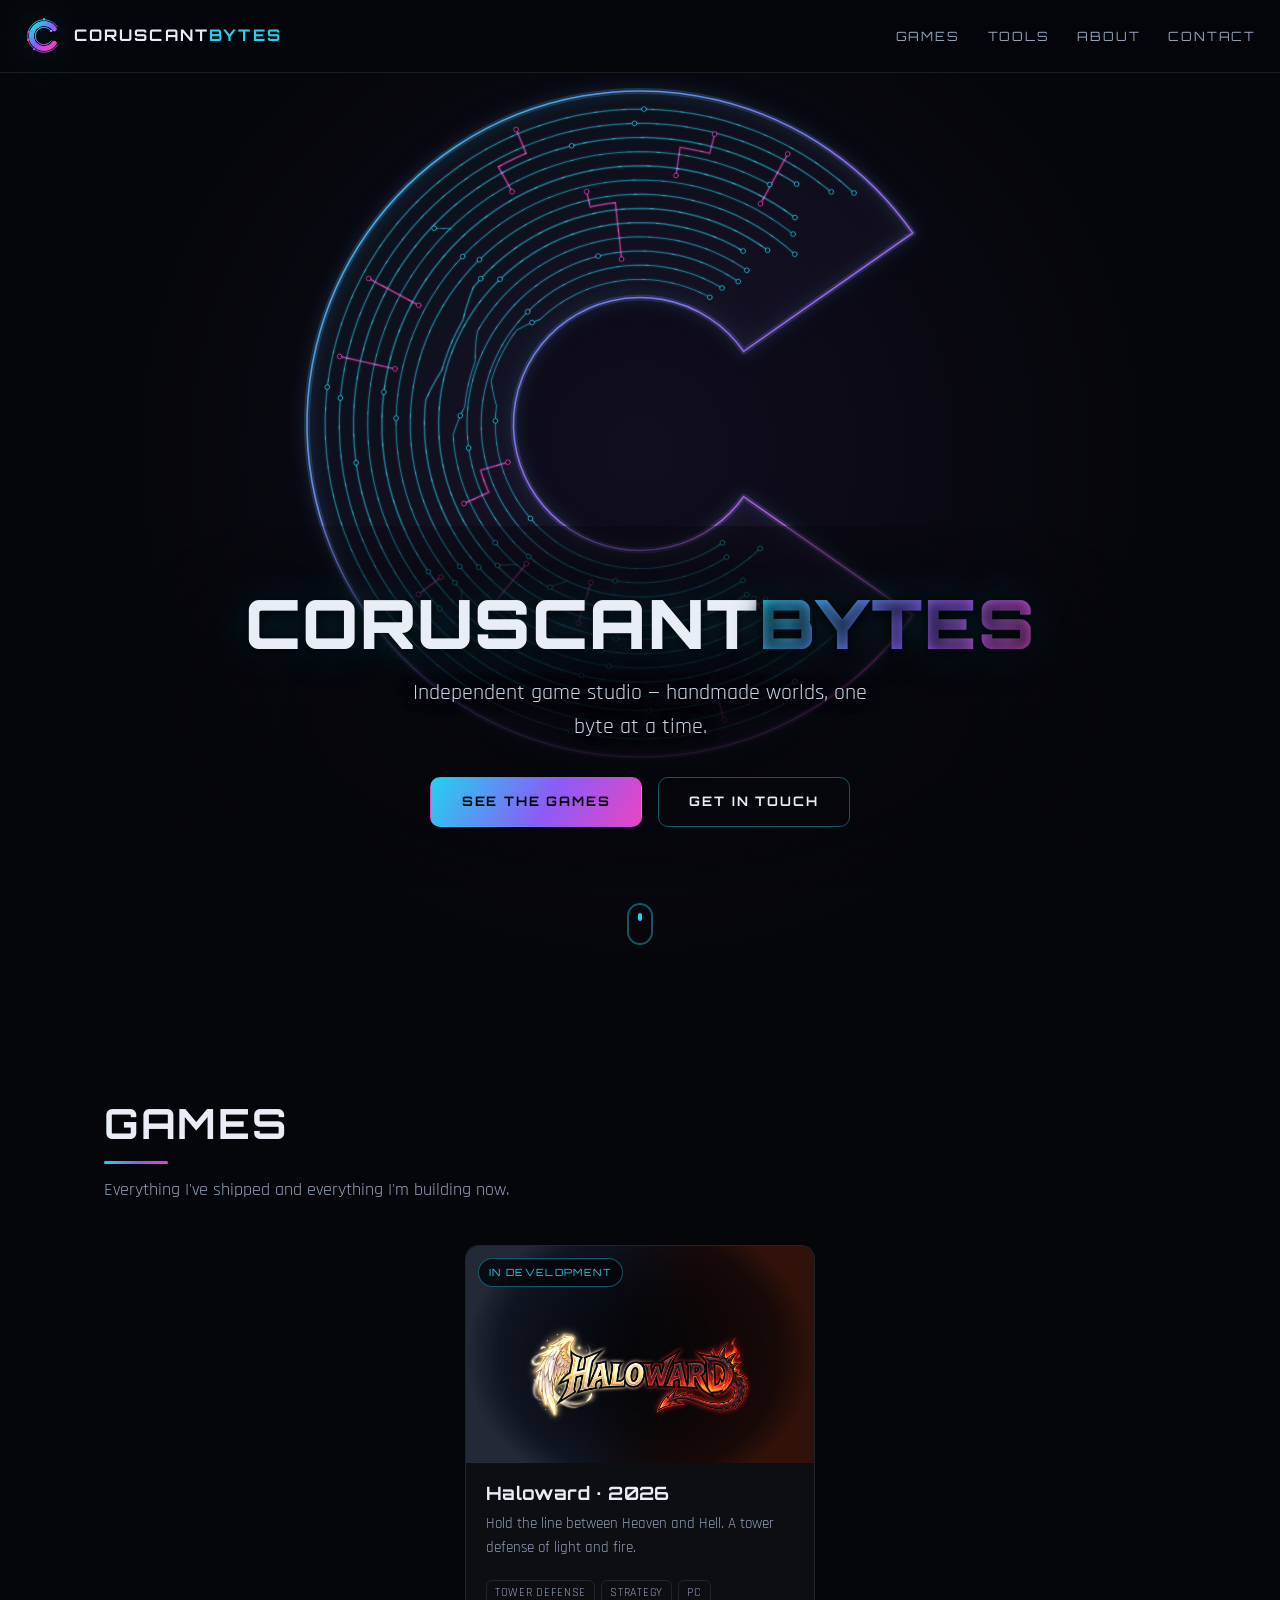
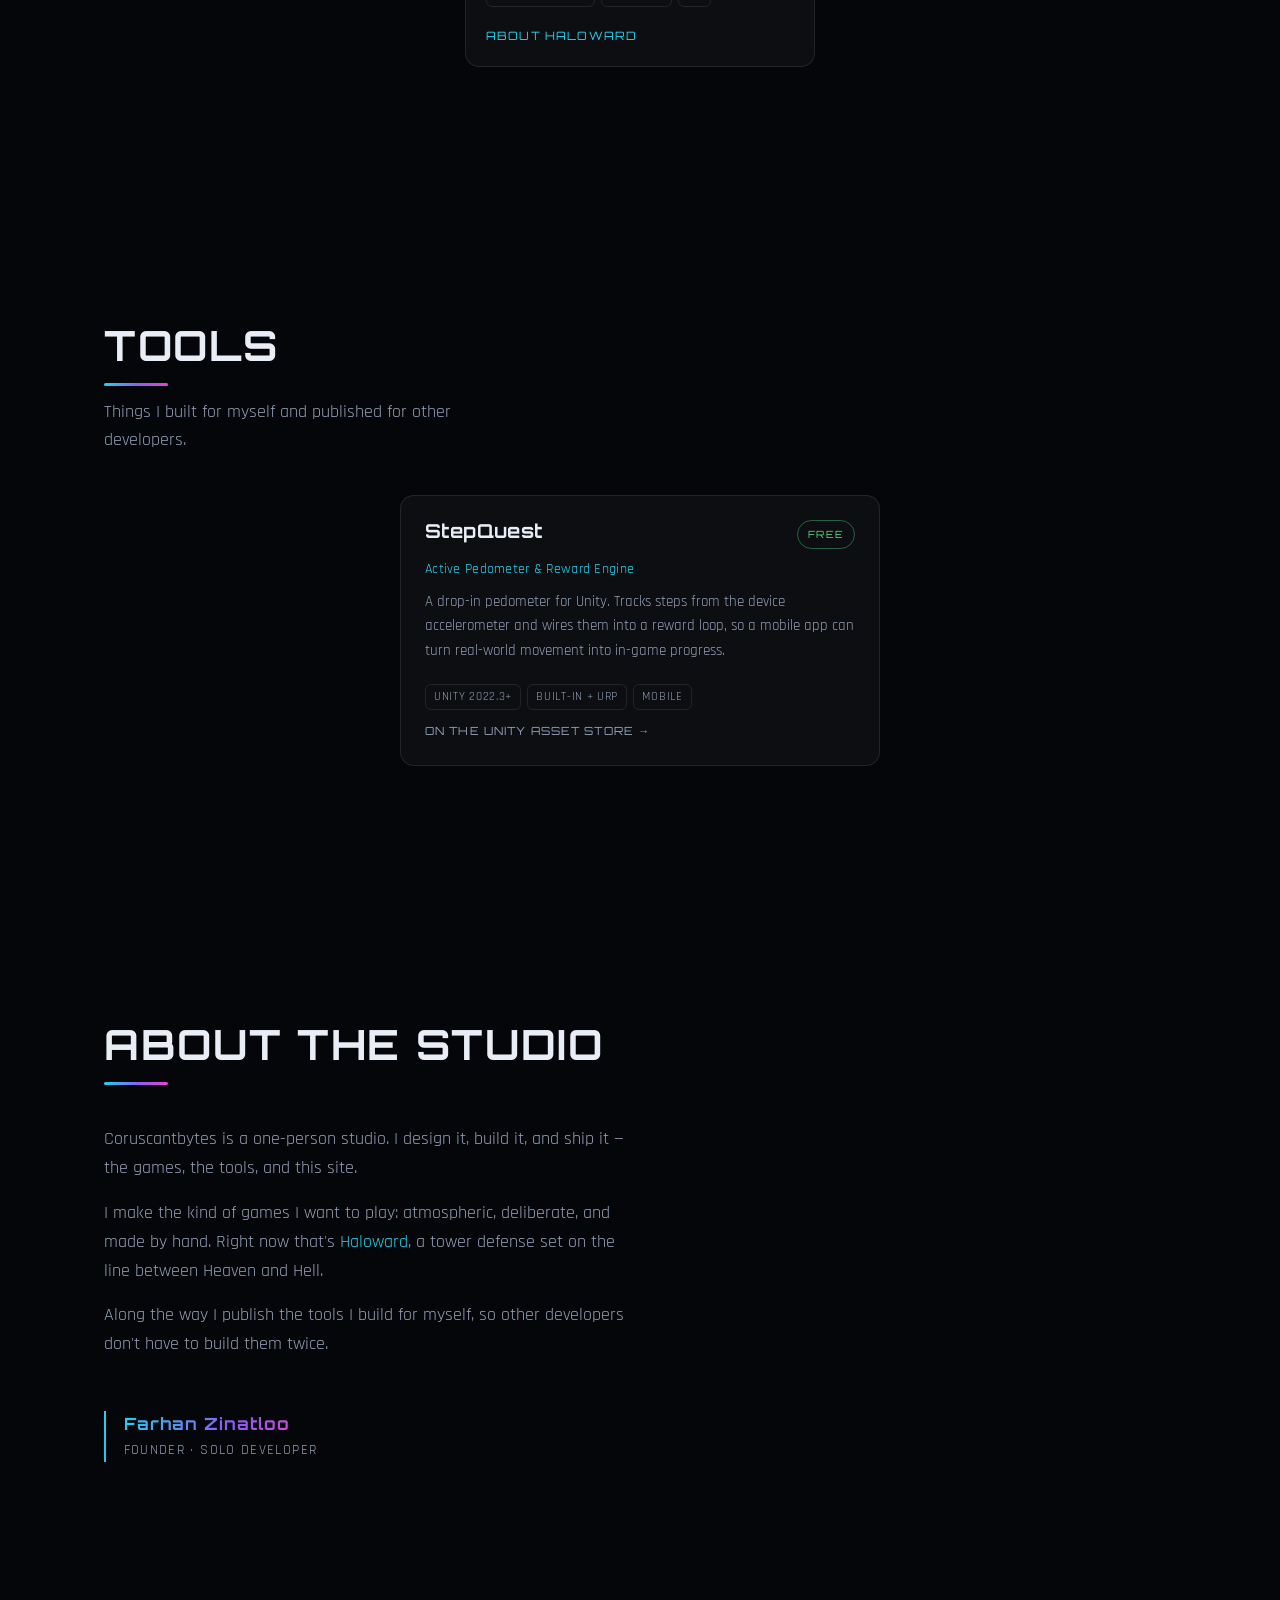
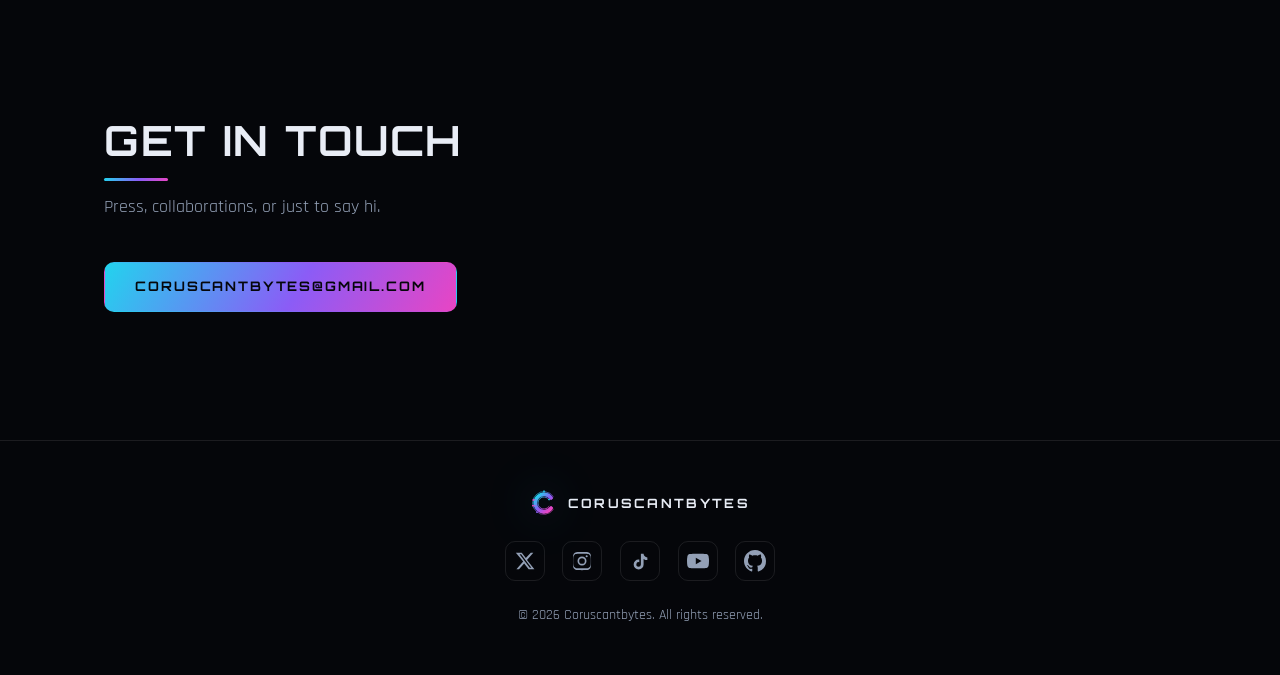
<file: index.html>
<!DOCTYPE html>
<html lang="en">
<head>
  <meta charset="UTF-8" />
  <meta name="viewport" content="width=device-width, initial-scale=1.0" />

  <title>Coruscantbytes — Indie Game Studio</title>
  <meta name="description" content="Coruscantbytes is an independent game studio crafting handmade, atmospheric games." />
  <meta name="theme-color" content="#05060a" />
  <meta name="author" content="Farhan Zinatloo" />

  <!-- ===== Social sharing (Open Graph + Twitter) ===== -->
  <meta property="og:type" content="website" />
  <meta property="og:site_name" content="Coruscantbytes" />
  <meta property="og:title" content="Coruscantbytes — Indie Game Studio" />
  <meta property="og:description" content="Independent game studio crafting handmade, atmospheric games." />
  <meta property="og:url" content="https://coruscantbytes.github.io/" />
  <meta property="og:image" content="https://coruscantbytes.github.io/assets/img/og-cover.png" />
  <meta property="og:image:width" content="1200" />
  <meta property="og:image:height" content="630" />
  <meta property="og:image:alt" content="Coruscantbytes — independent game studio" />
  <meta name="twitter:card" content="summary_large_image" />
  <meta name="twitter:site" content="@coruscantbytes" />
  <meta name="twitter:title" content="Coruscantbytes — Indie Game Studio" />
  <meta name="twitter:description" content="Independent game studio crafting handmade, atmospheric games." />
  <meta name="twitter:image" content="https://coruscantbytes.github.io/assets/img/og-cover.png" />
  <meta name="twitter:image:alt" content="Coruscantbytes — independent game studio" />

  <link rel="icon" href="assets/img/logo.svg" type="image/svg+xml" />
  <link rel="canonical" href="https://coruscantbytes.github.io/" />

  <!-- Fonts -->
  <link rel="preconnect" href="https://fonts.googleapis.com" />
  <link rel="preconnect" href="https://fonts.gstatic.com" crossorigin />
  <!-- Fonts load without blocking the first paint: preload the stylesheet,
       then flip it to a real stylesheet once it arrives. `display=swap` in the
       URL means text shows in the fallback face until Orbitron/Rajdhani land. -->
  <link rel="preload" as="style" href="https://fonts.googleapis.com/css2?family=Orbitron:wght@500;700;900&family=Rajdhani:wght@400;700&display=swap" />
  <link rel="stylesheet" href="https://fonts.googleapis.com/css2?family=Orbitron:wght@500;700;900&family=Rajdhani:wght@400;700&display=swap"
        media="print" onload="this.media='all'; this.onload=null" />
  <noscript><link rel="stylesheet" href="https://fonts.googleapis.com/css2?family=Orbitron:wght@500;700;900&family=Rajdhani:wght@400;700&display=swap" /></noscript>

  <!-- Bump ?v= whenever you edit a CSS/JS file, so browsers pick it up
       instead of serving a stale cached copy. -->
  <link rel="stylesheet" href="assets/css/main.css?v=13" />
  <!-- Structured data: ties the studio, its founder and its accounts together
       so search engines treat them as one entity. -->
  <script type="application/ld+json">
  {
    "@context": "https://schema.org",
    "@type": "Organization",
    "name": "Coruscantbytes",
    "url": "https://coruscantbytes.github.io/",
    "logo": "https://coruscantbytes.github.io/assets/img/og-cover.png",
    "description": "Independent game studio crafting handmade, atmospheric games.",
    "email": "coruscantbytes@gmail.com",
    "founder": {
      "@type": "Person",
      "name": "Farhan Zinatloo",
      "jobTitle": "Founder & Solo developer"
    },
    "sameAs": [
      "https://x.com/coruscantbytes",
      "https://www.instagram.com/coruscantbytes/",
      "https://www.tiktok.com/@coruscantbytes",
      "https://www.youtube.com/@Coruscantbytes",
      "https://github.com/Coruscantbytes"
    ]
  }
  </script>
</head>
<body>
  <a class="skip-link" href="#main">Skip to content</a>

  <!-- ===================== Header ===================== -->
  <header class="site-header" id="top">
    <a class="brand" href="#top" aria-label="Coruscantbytes home">
      <img class="brand__mark" src="assets/img/logo.svg" alt="" width="40" height="40" />
      <span class="brand__name">CORUSCANT<span class="brand__accent">BYTES</span></span>
    </a>

    <nav class="site-nav" aria-label="Primary">
      <a href="#games">Games</a>
      <a href="#tools">Tools</a>
      <a href="#about">About</a>
      <a href="#contact">Contact</a>
    </nav>
  </header>

  <main id="main">

    <!-- ===================== Hero ===================== -->
    <section class="hero" id="hero">
      <!-- Interactive brand canvas (mouse-reactive circuit field) -->
      <canvas class="hero__canvas" id="hero-canvas" aria-hidden="true"></canvas>
      <div class="hero__pointer-glow" id="hero-glow" aria-hidden="true"></div>

      <div class="hero__content" id="hero-parallax">
        <h1 class="hero__title">CORUSCANT<span class="hero__title-accent">BYTES</span></h1>
        <p class="hero__tagline">Independent game studio — handmade worlds, one byte at a time.</p>
        <div class="hero__actions">
          <a class="btn btn--primary" href="#games">See the games</a>
          <a class="btn" href="#contact">Get in touch</a>
        </div>
      </div>

      <a class="hero__scroll" href="#games" aria-label="Scroll to games">
        <span></span>
      </a>
    </section>

    <!-- ===================== Games ===================== -->
    <section class="section" id="games">
      <div class="section__head">
        <h2 class="section__title">Games</h2>
        <p class="section__lead">Everything I've shipped and everything I'm building now.</p>
      </div>

      <!-- Cards are rendered from assets/data/games.js -->
      <ul class="game-grid" id="game-grid"></ul>
    </section>

    <!-- ===================== Tools ===================== -->
    <section class="section" id="tools">
      <div class="section__head">
        <h2 class="section__title">Tools</h2>
        <p class="section__lead">
          Things I built for myself and published for other developers.
        </p>
      </div>

      <!-- Cards are rendered from assets/data/tools.js -->
      <ul class="tool-grid" id="tool-grid"></ul>
    </section>

    <!-- ===================== About ===================== -->
    <section class="section section--split" id="about">
      <div class="section__head">
        <h2 class="section__title">About the studio</h2>
      </div>
      <div class="prose">
        <p>
          Coruscantbytes is a one-person studio. I design it, build it, and ship it —
          the games, the tools, and this site.
        </p>
        <p>
          I make the kind of games I want to play: atmospheric, deliberate, and made
          by hand. Right now that's <a href="games/haloward.html">Haloward</a>, a tower
          defense set on the line between Heaven and Hell.
        </p>
        <p>
          Along the way I publish the tools I build for myself, so other developers
          don't have to build them twice.
        </p>
      </div>

      <div class="signature">
        <span class="signature__name">Farhan Zinatloo</span>
        <span class="signature__role">Founder &middot; Solo developer</span>
      </div>
    </section>

    <!-- ===================== Contact ===================== -->
    <section class="section" id="contact">
      <div class="section__head">
        <h2 class="section__title">Get in touch</h2>
        <p class="section__lead">Press, collaborations, or just to say hi.</p>
      </div>
      <a class="btn btn--primary" href="mailto:coruscantbytes@gmail.com">coruscantbytes@gmail.com</a>
    </section>

  </main>

  <!-- ===================== Footer ===================== -->
  <footer class="site-footer">
    <div class="brand brand--sm">
      <img class="brand__mark" src="assets/img/logo.svg" alt="" width="28" height="28" />
      <span class="brand__name">CORUSCANTBYTES</span>
    </div>

    <!-- Social links — the studio's live accounts -->
    <nav class="social" aria-label="Social media">
      <a href="https://x.com/coruscantbytes" target="_blank" rel="me noopener" aria-label="Coruscantbytes on X" title="X">
        <svg viewBox="0 0 24 24" width="20" height="20" aria-hidden="true"><path fill="currentColor" d="M18.9 2H22l-7.6 8.7L23.3 22h-6.9l-5.4-7-6.2 7H1.7l8.1-9.3L1 2h7.1l4.9 6.5L18.9 2Zm-1.2 18h1.9L7.4 4H5.4l12.3 16Z"/></svg>
      </a>
      <a href="https://www.instagram.com/coruscantbytes/" target="_blank" rel="me noopener" aria-label="Coruscantbytes on Instagram" title="Instagram">
        <svg viewBox="0 0 24 24" width="22" height="22" aria-hidden="true"><path fill="currentColor" d="M12 2.2c3.2 0 3.6 0 4.9.1 1.2.05 1.8.25 2.2.42.56.22.96.48 1.38.9.42.42.68.82.9 1.38.17.4.37 1 .42 2.2.06 1.3.07 1.7.07 4.9s0 3.6-.07 4.9c-.05 1.2-.25 1.8-.42 2.2a3.8 3.8 0 0 1-.9 1.38c-.42.42-.82.68-1.38.9-.4.17-1 .37-2.2.42-1.3.06-1.7.07-4.9.07s-3.6 0-4.9-.07c-1.2-.05-1.8-.25-2.2-.42a3.8 3.8 0 0 1-1.38-.9 3.8 3.8 0 0 1-.9-1.38c-.17-.4-.37-1-.42-2.2C2.2 15.6 2.2 15.2 2.2 12s0-3.6.07-4.9c.05-1.2.25-1.8.42-2.2.22-.56.48-.96.9-1.38.42-.42.82-.68 1.38-.9.4-.17 1-.37 2.2-.42C8.4 2.2 8.8 2.2 12 2.2Zm0 1.8c-3.15 0-3.5.01-4.75.07-1.14.05-1.76.24-2.17.4-.55.21-.94.47-1.35.88-.41.41-.67.8-.88 1.35-.16.41-.35 1.03-.4 2.17C2.4 10.1 2.4 10.45 2.4 12s0 1.9.05 3.15c.05 1.14.24 1.76.4 2.17.21.55.47.94.88 1.35.41.41.8.67 1.35.88.41.16 1.03.35 2.17.4 1.25.06 1.6.07 4.75.07s3.5-.01 4.75-.07c1.14-.05 1.76-.24 2.17-.4.55-.21.94-.47 1.35-.88.41-.41.67-.8.88-1.35.16-.41.35-1.03.4-2.17.06-1.25.07-1.6.07-3.15s-.01-1.9-.07-3.15c-.05-1.14-.24-1.76-.4-2.17a3.6 3.6 0 0 0-.88-1.35 3.6 3.6 0 0 0-1.35-.88c-.41-.16-1.03-.35-2.17-.4C15.5 4.01 15.15 4 12 4Zm0 3.1a4.9 4.9 0 1 1 0 9.8 4.9 4.9 0 0 1 0-9.8Zm0 1.8a3.1 3.1 0 1 0 0 6.2 3.1 3.1 0 0 0 0-6.2Zm5.1-3.25a1.15 1.15 0 1 1 0 2.3 1.15 1.15 0 0 1 0-2.3Z"/></svg>
      </a>
      <a href="https://www.tiktok.com/@coruscantbytes" target="_blank" rel="me noopener" aria-label="Coruscantbytes on TikTok" title="TikTok">
        <svg viewBox="0 0 24 24" width="21" height="21" aria-hidden="true"><path fill="currentColor" d="M16.6 5.82A4.28 4.28 0 0 1 15.54 3h-3.09v12.4a2.59 2.59 0 0 1-2.59 2.5 2.59 2.59 0 1 1 .77-5.06V9.69a5.67 5.67 0 0 0-.77-.05A5.68 5.68 0 1 0 15.54 15.32V9.01a7.35 7.35 0 0 0 4.3 1.38V7.3a4.29 4.29 0 0 1-3.24-1.48Z"/></svg>
      </a>
      <a href="https://www.youtube.com/@Coruscantbytes" target="_blank" rel="me noopener" aria-label="Coruscantbytes on YouTube" title="YouTube">
        <svg viewBox="0 0 24 24" width="22" height="22" aria-hidden="true"><path fill="currentColor" d="M23.5 6.5a3 3 0 0 0-2.1-2.1C19.5 4 12 4 12 4s-7.5 0-9.4.4A3 3 0 0 0 .5 6.5 31 31 0 0 0 0 12a31 31 0 0 0 .5 5.5 3 3 0 0 0 2.1 2.1C4.5 20 12 20 12 20s7.5 0 9.4-.4a3 3 0 0 0 2.1-2.1A31 31 0 0 0 24 12a31 31 0 0 0-.5-5.5ZM9.6 15.6V8.4l6.3 3.6-6.3 3.6Z"/></svg>
      </a>
      <a href="https://github.com/Coruscantbytes" target="_blank" rel="me noopener" aria-label="Coruscantbytes on GitHub" title="GitHub">
        <svg viewBox="0 0 16 16" width="22" height="22" aria-hidden="true"><path fill="currentColor" d="M8 0C3.58 0 0 3.58 0 8c0 3.54 2.29 6.53 5.47 7.59.4.07.55-.17.55-.38 0-.19-.01-.82-.01-1.49-2.01.37-2.53-.49-2.69-.94-.09-.23-.48-.94-.82-1.13-.28-.15-.68-.52-.01-.53.63-.01 1.08.58 1.23.82.72 1.21 1.87.87 2.33.66.07-.52.28-.87.51-1.07-1.78-.2-3.64-.89-3.64-3.95 0-.87.31-1.59.82-2.15-.08-.2-.36-1.02.08-2.12 0 0 .67-.21 2.2.82.64-.18 1.32-.27 2-.27.68 0 1.36.09 2 .27 1.53-1.04 2.2-.82 2.2-.82.44 1.1.16 1.92.08 2.12.51.56.82 1.27.82 2.15 0 3.07-1.87 3.75-3.65 3.95.29.25.54.73.54 1.48 0 1.07-.01 1.93-.01 2.2 0 .21.15.46.55.38A8.01 8.01 0 0 0 16 8c0-4.42-3.58-8-8-8Z"/></svg>
      </a>
    </nav>

    <p class="site-footer__legal">© <span id="year">2026</span> Coruscantbytes. All rights reserved.</p>
  </footer>

  <script src="assets/data/games.js?v=13"></script>
  <script src="assets/data/tools.js?v=13"></script>
  <script src="assets/js/site.js?v=13" defer></script>
  <script src="assets/js/hero.js?v=13" defer></script>
</body>
</html>
</file>
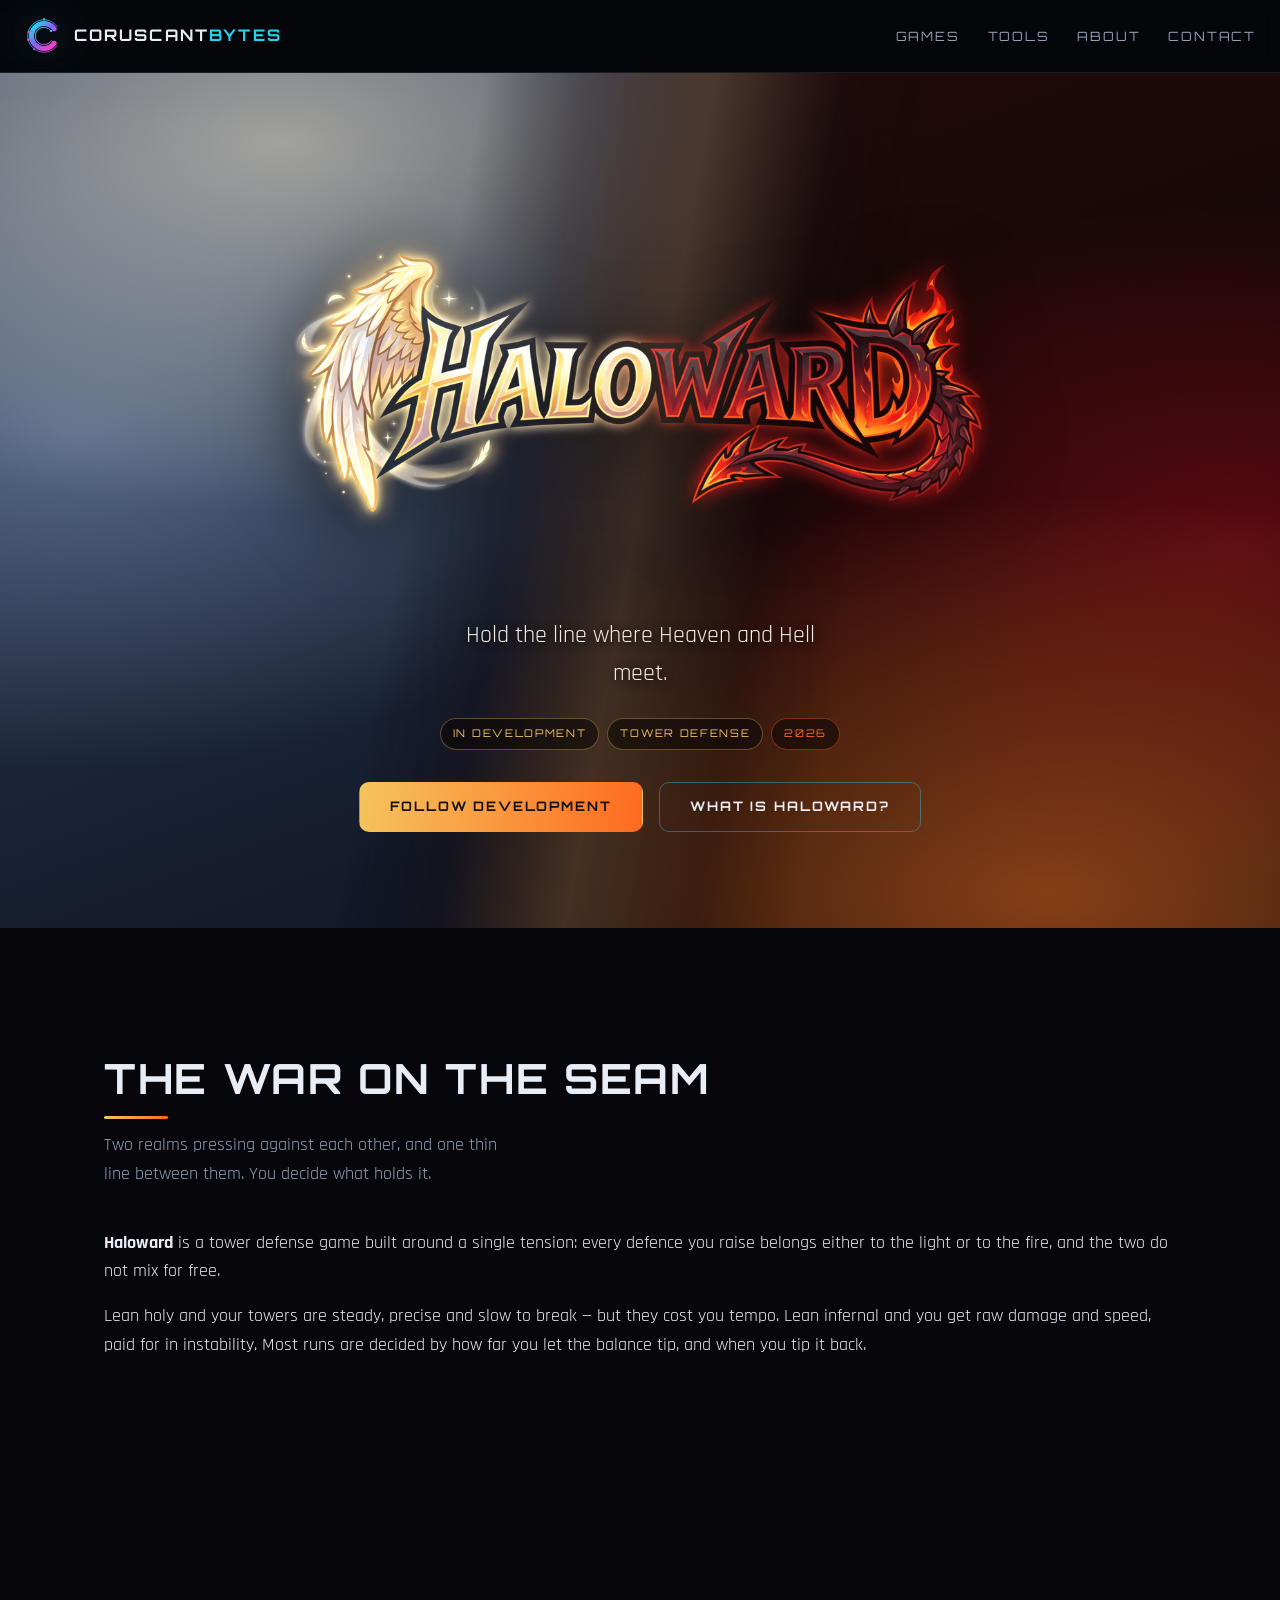
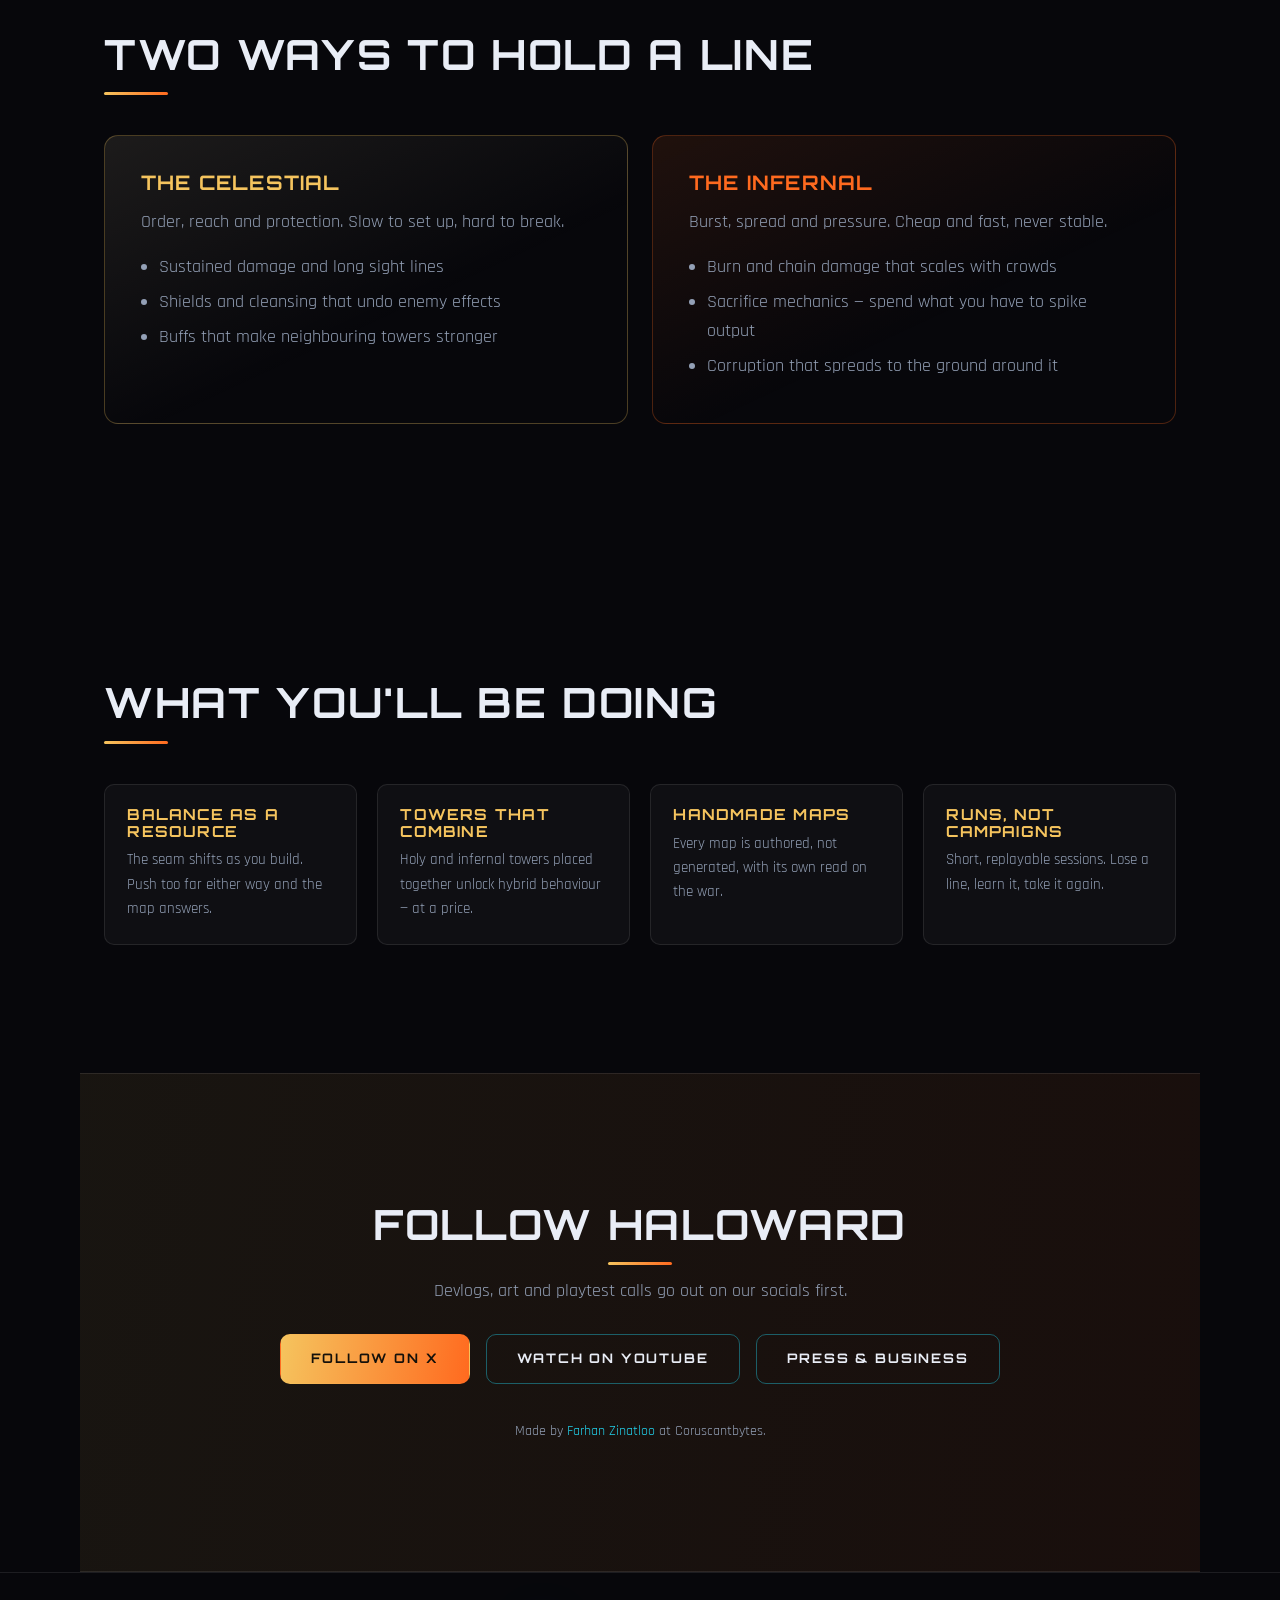
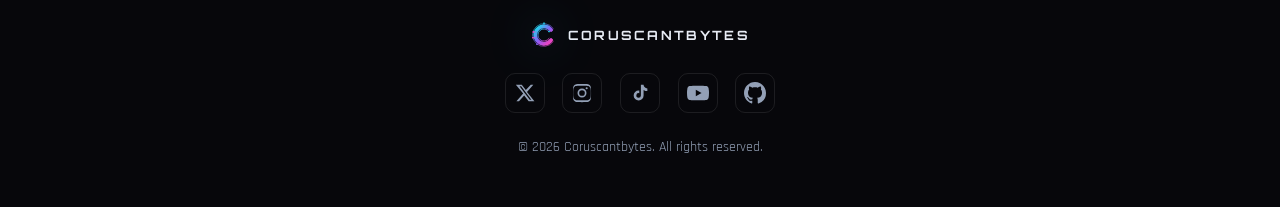
<file: games/haloward.html>
<!DOCTYPE html>
<html lang="en" class="haloward">
<head>
  <meta charset="UTF-8" />
  <meta name="viewport" content="width=device-width, initial-scale=1.0" />

  <title>Haloward — Coruscantbytes</title>
  <meta name="description" content="Haloward is a tower defense game of light and fire. Hold the line where Heaven and Hell meet." />
  <meta name="theme-color" content="#07070b" />

  <!-- ===== Social sharing ===== -->
  <meta property="og:type" content="website" />
  <meta property="og:site_name" content="Coruscantbytes" />
  <meta property="og:title" content="Haloward — a tower defense of light and fire" />
  <meta property="og:description" content="Hold the line where Heaven and Hell meet. In development at Coruscantbytes." />
  <meta property="og:url" content="https://coruscantbytes.github.io/games/haloward.html" />
  <meta property="og:image" content="https://coruscantbytes.github.io/assets/img/games/haloward-og.png" />
  <meta property="og:image:width" content="1200" />
  <meta property="og:image:height" content="630" />
  <meta property="og:image:alt" content="Haloward — a tower defense of light and fire" />
  <meta name="twitter:card" content="summary_large_image" />
  <meta name="twitter:site" content="@coruscantbytes" />
  <meta name="twitter:title" content="Haloward — a tower defense of light and fire" />
  <meta name="twitter:description" content="Hold the line where Heaven and Hell meet. In development at Coruscantbytes." />
  <meta name="twitter:image" content="https://coruscantbytes.github.io/assets/img/games/haloward-og.png" />
  <meta name="twitter:image:alt" content="Haloward — a tower defense of light and fire" />

  <link rel="icon" href="../assets/img/logo.svg" type="image/svg+xml" />
  <link rel="canonical" href="https://coruscantbytes.github.io/games/haloward.html" />

  <link rel="preconnect" href="https://fonts.googleapis.com" />
  <link rel="preconnect" href="https://fonts.gstatic.com" crossorigin />
  <!-- Fonts load without blocking the first paint: preload the stylesheet,
       then flip it to a real stylesheet once it arrives. `display=swap` in the
       URL means text shows in the fallback face until Orbitron/Rajdhani land. -->
  <link rel="preload" as="style" href="https://fonts.googleapis.com/css2?family=Orbitron:wght@500;700;900&family=Rajdhani:wght@400;700&display=swap" />
  <link rel="stylesheet" href="https://fonts.googleapis.com/css2?family=Orbitron:wght@500;700;900&family=Rajdhani:wght@400;700&display=swap"
        media="print" onload="this.media='all'; this.onload=null" />
  <noscript><link rel="stylesheet" href="https://fonts.googleapis.com/css2?family=Orbitron:wght@500;700;900&family=Rajdhani:wght@400;700&display=swap" /></noscript>

  <!-- base site styles, then this game's own art direction -->
  <link rel="stylesheet" href="../assets/css/main.css?v=13" />
  <link rel="stylesheet" href="../assets/css/haloward.css?v=13" />
</head>
<body>
  <a class="skip-link" href="#main">Skip to content</a>

  <header class="site-header">
    <a class="brand" href="../index.html" aria-label="Coruscantbytes home">
      <img class="brand__mark" src="../assets/img/logo.svg" alt="" width="40" height="40" />
      <span class="brand__name">CORUSCANT<span class="brand__accent">BYTES</span></span>
    </a>

    <nav class="site-nav" aria-label="Primary">
      <a href="../index.html#games">Games</a>
      <a href="../index.html#tools">Tools</a>
      <a href="../index.html#about">About</a>
      <a href="../index.html#contact">Contact</a>
    </nav>
  </header>

  <main id="main">

    <!-- ===================== Hero ===================== -->
    <section class="hw-hero" id="hw-hero">
      <div class="hw-hero__sky" aria-hidden="true"></div>
      <div class="hw-hero__pit" aria-hidden="true"></div>
      <div class="hw-hero__seam" aria-hidden="true"></div>

      <div>
        <!-- haloward.js swaps this for the logo art once it loads; the
             styled text is the fallback. -->
        <h1 class="hw-hero__wordmark" id="hw-wordmark">
          <span class="halo">HALO</span><span class="ward">WARD</span>
        </h1>

        <p class="hw-hero__tagline">
          Hold the line where Heaven and Hell meet.
        </p>

        <div class="hw-meta">
          <span>In development</span>
          <span>Tower defense</span>
          <span data-side="hell">2026</span>
        </div>

        <div class="hero__actions">
          <a class="btn btn--halo" href="#watch">Follow development</a>
          <a class="btn" href="#game">What is Haloward?</a>
        </div>
      </div>
    </section>

    <!-- ===================== Premise ===================== -->
    <section class="section" id="game">
      <div class="section__head">
        <h2 class="section__title">The war on the seam</h2>
        <p class="section__lead">
          Two realms pressing against each other, and one thin line between them.
          You decide what holds it.
        </p>
      </div>
      <div class="prose">
        <p>
          <strong>Haloward</strong> is a tower defense game built around a single
          tension: every defence you raise belongs either to the light or to the
          fire, and the two do not mix for free.
        </p>
        <p>
          Lean holy and your towers are steady, precise and slow to break — but
          they cost you tempo. Lean infernal and you get raw damage and speed,
          paid for in instability. Most runs are decided by how far you let the
          balance tip, and when you tip it back.
        </p>
      </div>
    </section>

    <!-- ===================== Duality ===================== -->
    <section class="section" id="sides">
      <div class="section__head">
        <h2 class="section__title">Two ways to hold a line</h2>
      </div>

      <div class="hw-duality">
        <article class="hw-side hw-side--heaven">
          <h3>The Celestial</h3>
          <p>Order, reach and protection. Slow to set up, hard to break.</p>
          <ul>
            <li>Sustained damage and long sight lines</li>
            <li>Shields and cleansing that undo enemy effects</li>
            <li>Buffs that make neighbouring towers stronger</li>
          </ul>
        </article>

        <article class="hw-side hw-side--hell">
          <h3>The Infernal</h3>
          <p>Burst, spread and pressure. Cheap and fast, never stable.</p>
          <ul>
            <li>Burn and chain damage that scales with crowds</li>
            <li>Sacrifice mechanics — spend what you have to spike output</li>
            <li>Corruption that spreads to the ground around it</li>
          </ul>
        </article>
      </div>
    </section>

    <!-- ===================== Features ===================== -->
    <section class="section" id="features">
      <div class="section__head">
        <h2 class="section__title">What you'll be doing</h2>
      </div>

      <ul class="hw-features">
        <li class="hw-feature">
          <h3>Balance as a resource</h3>
          <p>The seam shifts as you build. Push too far either way and the map answers.</p>
        </li>
        <li class="hw-feature">
          <h3>Towers that combine</h3>
          <p>Holy and infernal towers placed together unlock hybrid behaviour — at a price.</p>
        </li>
        <li class="hw-feature">
          <h3>Handmade maps</h3>
          <p>Every map is authored, not generated, with its own read on the war.</p>
        </li>
        <li class="hw-feature">
          <h3>Runs, not campaigns</h3>
          <p>Short, replayable sessions. Lose a line, learn it, take it again.</p>
        </li>
      </ul>
    </section>

    <!-- ===================== Media ===================== -->
    <section class="section" id="media">
      <div class="section__head">
        <h2 class="section__title">From the world</h2>
        <p class="section__lead">Art from the game. More as development moves along.</p>
      </div>

      <div class="hw-media">
        <!-- Add the art at assets/img/games/haloward-sword.png, then uncomment.
             Left commented so the page doesn't 404 on every visit; the section
             hides itself if an image here fails to load. -->
        <!--
        <figure>
          <img src="../assets/img/games/haloward-sword.png"
               alt="A winged blade of light driven into a mossy stone"
               loading="lazy" decoding="async" />
          <figcaption>The blade in the stone — the first thing you defend.</figcaption>
        </figure>
        -->
      </div>
    </section>

    <!-- ===================== CTA ===================== -->
    <section class="section hw-cta" id="watch">
      <div class="section__head">
        <h2 class="section__title">Follow Haloward</h2>
        <p class="section__lead">
          Devlogs, art and playtest calls go out on our socials first.
        </p>
      </div>
      <div class="hero__actions">
        <a class="btn btn--halo" href="https://x.com/coruscantbytes" target="_blank" rel="noopener">Follow on X</a>
        <a class="btn" href="https://www.youtube.com/@Coruscantbytes" target="_blank" rel="noopener">Watch on YouTube</a>
        <a class="btn" href="mailto:coruscantbytes@gmail.com">Press &amp; business</a>
      </div>

      <p class="hw-credit">
        Made by <a href="../index.html#about">Farhan Zinatloo</a> at Coruscantbytes.
      </p>
    </section>

  </main>

  <footer class="site-footer">
    <div class="brand brand--sm">
      <img class="brand__mark" src="../assets/img/logo.svg" alt="" width="28" height="28" />
      <span class="brand__name">CORUSCANTBYTES</span>
    </div>

    <nav class="social" aria-label="Social media">
      <a href="https://x.com/coruscantbytes" target="_blank" rel="me noopener" aria-label="Coruscantbytes on X" title="X">
        <svg viewBox="0 0 24 24" width="20" height="20" aria-hidden="true"><path fill="currentColor" d="M18.9 2H22l-7.6 8.7L23.3 22h-6.9l-5.4-7-6.2 7H1.7l8.1-9.3L1 2h7.1l4.9 6.5L18.9 2Zm-1.2 18h1.9L7.4 4H5.4l12.3 16Z"/></svg>
      </a>
      <a href="https://www.instagram.com/coruscantbytes/" target="_blank" rel="me noopener" aria-label="Coruscantbytes on Instagram" title="Instagram">
        <svg viewBox="0 0 24 24" width="22" height="22" aria-hidden="true"><path fill="currentColor" d="M12 2.2c3.2 0 3.6 0 4.9.1 1.2.05 1.8.25 2.2.42.56.22.96.48 1.38.9.42.42.68.82.9 1.38.17.4.37 1 .42 2.2.06 1.3.07 1.7.07 4.9s0 3.6-.07 4.9c-.05 1.2-.25 1.8-.42 2.2a3.8 3.8 0 0 1-.9 1.38c-.42.42-.82.68-1.38.9-.4.17-1 .37-2.2.42-1.3.06-1.7.07-4.9.07s-3.6 0-4.9-.07c-1.2-.05-1.8-.25-2.2-.42a3.8 3.8 0 0 1-1.38-.9 3.8 3.8 0 0 1-.9-1.38c-.17-.4-.37-1-.42-2.2C2.2 15.6 2.2 15.2 2.2 12s0-3.6.07-4.9c.05-1.2.25-1.8.42-2.2.22-.56.48-.96.9-1.38.42-.42.82-.68 1.38-.9.4-.17 1-.37 2.2-.42C8.4 2.2 8.8 2.2 12 2.2Zm0 1.8c-3.15 0-3.5.01-4.75.07-1.14.05-1.76.24-2.17.4-.55.21-.94.47-1.35.88-.41.41-.67.8-.88 1.35-.16.41-.35 1.03-.4 2.17C2.4 10.1 2.4 10.45 2.4 12s0 1.9.05 3.15c.05 1.14.24 1.76.4 2.17.21.55.47.94.88 1.35.41.41.8.67 1.35.88.41.16 1.03.35 2.17.4 1.25.06 1.6.07 4.75.07s3.5-.01 4.75-.07c1.14-.05 1.76-.24 2.17-.4.55-.21.94-.47 1.35-.88.41-.41.67-.8.88-1.35.16-.41.35-1.03.4-2.17.06-1.25.07-1.6.07-3.15s-.01-1.9-.07-3.15c-.05-1.14-.24-1.76-.4-2.17a3.6 3.6 0 0 0-.88-1.35 3.6 3.6 0 0 0-1.35-.88c-.41-.16-1.03-.35-2.17-.4C15.5 4.01 15.15 4 12 4Zm0 3.1a4.9 4.9 0 1 1 0 9.8 4.9 4.9 0 0 1 0-9.8Zm0 1.8a3.1 3.1 0 1 0 0 6.2 3.1 3.1 0 0 0 0-6.2Zm5.1-3.25a1.15 1.15 0 1 1 0 2.3 1.15 1.15 0 0 1 0-2.3Z"/></svg>
      </a>
      <a href="https://www.tiktok.com/@coruscantbytes" target="_blank" rel="me noopener" aria-label="Coruscantbytes on TikTok" title="TikTok">
        <svg viewBox="0 0 24 24" width="21" height="21" aria-hidden="true"><path fill="currentColor" d="M16.6 5.82A4.28 4.28 0 0 1 15.54 3h-3.09v12.4a2.59 2.59 0 0 1-2.59 2.5 2.59 2.59 0 1 1 .77-5.06V9.69a5.67 5.67 0 0 0-.77-.05A5.68 5.68 0 1 0 15.54 15.32V9.01a7.35 7.35 0 0 0 4.3 1.38V7.3a4.29 4.29 0 0 1-3.24-1.48Z"/></svg>
      </a>
      <a href="https://www.youtube.com/@Coruscantbytes" target="_blank" rel="me noopener" aria-label="Coruscantbytes on YouTube" title="YouTube">
        <svg viewBox="0 0 24 24" width="22" height="22" aria-hidden="true"><path fill="currentColor" d="M23.5 6.5a3 3 0 0 0-2.1-2.1C19.5 4 12 4 12 4s-7.5 0-9.4.4A3 3 0 0 0 .5 6.5 31 31 0 0 0 0 12a31 31 0 0 0 .5 5.5 3 3 0 0 0 2.1 2.1C4.5 20 12 20 12 20s7.5 0 9.4-.4a3 3 0 0 0 2.1-2.1A31 31 0 0 0 24 12a31 31 0 0 0-.5-5.5ZM9.6 15.6V8.4l6.3 3.6-6.3 3.6Z"/></svg>
      </a>
      <a href="https://github.com/Coruscantbytes" target="_blank" rel="me noopener" aria-label="Coruscantbytes on GitHub" title="GitHub">
        <svg viewBox="0 0 16 16" width="22" height="22" aria-hidden="true"><path fill="currentColor" d="M8 0C3.58 0 0 3.58 0 8c0 3.54 2.29 6.53 5.47 7.59.4.07.55-.17.55-.38 0-.19-.01-.82-.01-1.49-2.01.37-2.53-.49-2.69-.94-.09-.23-.48-.94-.82-1.13-.28-.15-.68-.52-.01-.53.63-.01 1.08.58 1.23.82.72 1.21 1.87.87 2.33.66.07-.52.28-.87.51-1.07-1.78-.2-3.64-.89-3.64-3.95 0-.87.31-1.59.82-2.15-.08-.2-.36-1.02.08-2.12 0 0 .67-.21 2.2.82.64-.18 1.32-.27 2-.27.68 0 1.36.09 2 .27 1.53-1.04 2.2-.82 2.2-.82.44 1.1.16 1.92.08 2.12.51.56.82 1.27.82 2.15 0 3.07-1.87 3.75-3.65 3.95.29.25.54.73.54 1.48 0 1.07-.01 1.93-.01 2.2 0 .21.15.46.55.38A8.01 8.01 0 0 0 16 8c0-4.42-3.58-8-8-8Z"/></svg>
      </a>
    </nav>

    <p class="site-footer__legal">© <span id="year">2026</span> Coruscantbytes. All rights reserved.</p>
  </footer>

  <script src="../assets/js/haloward.js?v=13" defer></script>
</body>
</html>
</file>
<file: assets/css/main.css>
/* =============================================================
   Coruscantbytes — main stylesheet
   Structure:
   1. Design tokens (:root)
   2. Base / reset
   3. Layout primitives
   4. Header + nav
   5. Hero (interactive)
   6. Sections + games grid
   6b. Tools grid
   6c. Founder signature
   7. Buttons
   8. Footer
   9. Responsive
   10. Reduced motion
   ============================================================= */

/* ---------- 1. Design tokens ---------- */
:root {
  /* Brand palette — pulled from the logo (cyan → violet → magenta) */
  --c-cyan: #22d3ee;
  --c-violet: #8b5cf6;
  --c-magenta: #e845c4;
  --brand-gradient: linear-gradient(120deg, var(--c-cyan), var(--c-violet) 55%, var(--c-magenta));

  /* Surfaces */
  --bg: #05060a;
  --bg-raised: #0c0e16;
  --bg-card: rgba(255, 255, 255, 0.035);
  --border: rgba(255, 255, 255, 0.09);
  --border-strong: rgba(34, 211, 238, 0.4);

  /* Text */
  --text: #e9edf6;
  --text-muted: #93a0b6;

  /* Typography */
  --font-display: "Orbitron", "Segoe UI", sans-serif;
  --font-body: "Rajdhani", "Segoe UI", system-ui, sans-serif;

  /* Spacing / sizing */
  --space-section: clamp(4rem, 10vw, 8rem);
  --maxw: 1120px;
  --radius: 14px;
  --radius-sm: 10px;

  /* Effects */
  --glow-cyan: 0 0 24px rgba(34, 211, 238, 0.35);
  --transition: 0.25s ease;
}

/* ---------- 2. Base / reset ---------- */
*,
*::before,
*::after { box-sizing: border-box; }

html { scroll-behavior: smooth; }

body {
  margin: 0;
  background: var(--bg);
  color: var(--text);
  font-family: var(--font-body);
  font-size: 18px;
  line-height: 1.6;
  -webkit-font-smoothing: antialiased;
  overflow-x: hidden;
}

img { max-width: 100%; display: block; }

a {
  color: var(--c-cyan);
  text-decoration: none;
  transition: color var(--transition);
}
a:hover { color: #fff; }

h1, h2, h3 {
  font-family: var(--font-display);
  line-height: 1.1;
  margin: 0;
}

:focus-visible {
  outline: 2px solid var(--c-cyan);
  outline-offset: 3px;
  border-radius: 4px;
}

.skip-link {
  position: absolute;
  left: -9999px;
  top: 0;
  background: var(--bg-raised);
  padding: 0.75rem 1rem;
  z-index: 100;
}
.skip-link:focus { left: 1rem; top: 1rem; }

/* ---------- 3. Layout primitives ---------- */
.section {
  max-width: var(--maxw);
  margin-inline: auto;
  padding: var(--space-section) 1.5rem;
}

.section__head { margin-bottom: 2.5rem; }

.section__title {
  font-size: clamp(1.8rem, 4vw, 2.6rem);
  letter-spacing: 0.04em;
  text-transform: uppercase;
}
.section__title::after {
  content: "";
  display: block;
  width: 64px;
  height: 3px;
  margin-top: 0.9rem;
  background: var(--brand-gradient);
  border-radius: 2px;
}

.section__lead {
  color: var(--text-muted);
  max-width: 46ch;
  margin: 0.75rem 0 0;
}

.section--split .prose { max-width: 60ch; color: var(--text-muted); }
.prose p { margin: 0 0 1rem; }

/* ---------- 4. Header + nav ---------- */
.site-header {
  position: sticky;
  top: 0;
  z-index: 50;
  display: flex;
  align-items: center;
  justify-content: space-between;
  gap: 1rem;
  padding: 1rem 1.5rem;
  background: rgba(5, 6, 10, 0.7);
  backdrop-filter: blur(10px);
  border-bottom: 1px solid var(--border);
}

.brand {
  display: inline-flex;
  align-items: center;
  gap: 0.6rem;
  color: var(--text);
  font-family: var(--font-display);
  font-weight: 700;
  letter-spacing: 0.12em;
}
.brand:hover { color: var(--text); }
.brand__mark { filter: drop-shadow(var(--glow-cyan)); }
.brand__name { font-size: 1rem; }
.brand__accent { color: var(--c-cyan); }
.brand--sm .brand__name { font-size: 0.8rem; letter-spacing: 0.18em; }

.site-nav {
  display: flex;
  gap: 1.75rem;
  font-family: var(--font-display);
  font-size: 0.8rem;
  letter-spacing: 0.14em;
  text-transform: uppercase;
}
.site-nav a { color: var(--text-muted); }
.site-nav a:hover { color: var(--c-cyan); }

/* ---------- 5. Hero (interactive) ---------- */
.hero {
  position: relative;
  min-height: 100vh;
  min-height: 100svh;
  display: grid;
  place-items: center;
  overflow: hidden;
  isolation: isolate;
  background: radial-gradient(circle at 50% 42%, rgba(139, 92, 246, 0.09), transparent 62%);
  cursor: crosshair;
}

/* the circuit "C" fills the hero; the wordmark sits below it.
   The crosshair stays consistent across the whole hero — only real
   interactive targets override it, so the cursor never flips at an
   invisible boundary. */
.hero__content { align-self: end; margin-bottom: clamp(3.5rem, 12vh, 7rem); }
.hero a,
.hero button { cursor: pointer; }
.hero__title,
.hero__tagline { cursor: default; }

/* mouse-reactive circuit field */
.hero__canvas {
  position: absolute;
  inset: 0;
  width: 100%;
  height: 100%;
  z-index: -2;
}

/* soft light that trails the pointer — position and opacity are eased in
   site.js, so no CSS transition here (that would double up and feel laggy) */
.hero__pointer-glow {
  position: absolute;
  inset: 0;
  z-index: -1;
  opacity: 0;
  will-change: opacity;
  background: radial-gradient(
    340px circle at var(--mx, 50%) var(--my, 50%),
    rgba(34, 211, 238, 0.06),
    rgba(232, 69, 196, 0.03) 40%,
    transparent 70%
  );
}

.hero__content {
  position: relative;
  text-align: center;
  padding: 2.4rem clamp(1.5rem, 7vw, 4.5rem);
  transform: translate3d(0, 0, 0);
  will-change: transform;
  isolation: isolate;
}

/* soft dark scrim so the wordmark + tagline stay readable over the traces */
.hero__content::before {
  content: "";
  position: absolute;
  inset: -1.5rem -1rem;
  z-index: -1;
  background: radial-gradient(
    ellipse 76% 90% at 50% 52%,
    rgba(5, 6, 10, 0.92),
    rgba(5, 6, 10, 0.66) 44%,
    rgba(5, 6, 10, 0.28) 66%,
    transparent 80%
  );
}

.hero__title {
  font-size: clamp(1.9rem, 6.4vw, 4.25rem);
  font-weight: 900;
  letter-spacing: 0.02em;
  line-height: 1.05;
  text-shadow: 0 2px 14px rgba(0, 0, 0, 0.8), 0 0 40px rgba(34, 211, 238, 0.22);
}
.hero__title-accent {
  background: var(--brand-gradient);
  -webkit-background-clip: text;
  background-clip: text;
  color: transparent;
  filter: drop-shadow(0 2px 10px rgba(0, 0, 0, 0.75));
}
@media (max-width: 560px) {
  .hero__title-accent { display: block; }
}

.hero__tagline {
  color: #cdd6e6;
  font-size: clamp(1rem, 2.4vw, 1.35rem);
  max-width: 42ch;
  margin: 1rem auto 2rem;
  text-shadow: 0 1px 3px rgba(0, 0, 0, 0.95), 0 0 16px rgba(0, 0, 0, 0.75);
}

.hero__actions {
  display: flex;
  gap: 1rem;
  justify-content: center;
  flex-wrap: wrap;
}

.hero__scroll {
  position: absolute;
  bottom: 1.75rem;
  left: 50%;
  translate: -50% 0;
  width: 26px;
  height: 42px;
  border: 2px solid var(--border-strong);
  border-radius: 20px;
}
.hero__scroll span {
  position: absolute;
  top: 8px;
  left: 50%;
  translate: -50% 0;
  width: 4px;
  height: 8px;
  border-radius: 2px;
  background: var(--c-cyan);
  animation: scroll-hint 1.8s ease-in-out infinite;
}

@keyframes scroll-hint {
  0% { opacity: 0; transform: translate(-50%, 0); }
  40% { opacity: 1; }
  80%, 100% { opacity: 0; transform: translate(-50%, 14px); }
}

/* ---------- 6. Games grid ---------- */
/* Capped columns + centred track, so the grid still looks composed when the
   studio only has one or two games to show. */
.game-grid {
  list-style: none;
  margin: 0;
  padding: 0;
  display: grid;
  /* auto-fit (not auto-fill) collapses the empty tracks, so `justify-content`
     can actually centre a short row */
  grid-template-columns: repeat(auto-fit, minmax(290px, 350px));
  justify-content: center;
  gap: 1.5rem;
}

.game-card {
  position: relative;
  display: flex;
  flex-direction: column;
  background: var(--bg-card);
  border: 1px solid var(--border);
  border-radius: var(--radius);
  overflow: hidden;
  transition: transform var(--transition), box-shadow var(--transition), border-color var(--transition);
}
.game-card:hover,
.game-card:focus-within {
  transform: translateY(-6px);
  border-color: var(--border-strong);
  box-shadow: 0 18px 40px -18px rgba(34, 211, 238, 0.45);
}

.game-card__media {
  position: relative;
  aspect-ratio: 16 / 10;
  background-color: #0a0c14;
  overflow: hidden;
}
.game-card__cover {
  width: 100%;
  height: 100%;
  object-fit: cover;
  transition: transform 0.4s ease;
}
.game-card:hover .game-card__cover,
.game-card:focus-within .game-card__cover { transform: scale(1.04); }

/* a card with a detail page: the title anchor covers the whole card, so
   clicking anywhere navigates — the explicit links below sit on top of it */
.game-card--linked .game-card__link { color: inherit; }
.game-card--linked .game-card__link::after {
  content: "";
  position: absolute;
  inset: 0;
  z-index: 1;
}
.game-card--linked:hover .game-card__link { color: var(--c-cyan); }
.game-card__links { position: relative; z-index: 2; }
.game-card__status {
  position: absolute;
  top: 0.75rem;
  left: 0.75rem;
  font-family: var(--font-display);
  font-size: 0.62rem;
  letter-spacing: 0.14em;
  text-transform: uppercase;
  padding: 0.35rem 0.6rem;
  border-radius: 999px;
  background: rgba(5, 6, 10, 0.8);
  border: 1px solid var(--border-strong);
  color: var(--c-cyan);
}
.game-card__status[data-status="released"] { color: #4ade80; border-color: rgba(74, 222, 128, 0.4); }
.game-card__status[data-status="prototype"] { color: var(--c-magenta); border-color: rgba(232, 69, 196, 0.4); }

.game-card__body {
  display: flex;
  flex-direction: column;
  gap: 0.5rem;
  padding: 1.25rem;
  flex: 1;
}
.game-card__title {
  font-size: 1.15rem;
  letter-spacing: 0.02em;
}
.game-card__tagline { color: var(--text-muted); font-size: 0.95rem; margin: 0; }
.game-card__tags {
  display: flex;
  flex-wrap: wrap;
  gap: 0.4rem;
  margin-top: auto;
  padding-top: 0.75rem;
}
.game-card__tag {
  font-size: 0.72rem;
  letter-spacing: 0.06em;
  text-transform: uppercase;
  color: var(--text-muted);
  border: 1px solid var(--border);
  border-radius: 6px;
  padding: 0.2rem 0.5rem;
}
.game-card__links {
  display: flex;
  gap: 1rem;
  padding: 0 1.25rem 1.25rem;
  font-family: var(--font-display);
  font-size: 0.72rem;
  letter-spacing: 0.1em;
  text-transform: uppercase;
}

/* ---------- 6b. Tools grid ---------- */
/* Lighter than a game card: no cover art, since a package doesn't have one.
   The whole card is a link to the store page. */
.tool-grid {
  list-style: none;
  margin: 0;
  padding: 0;
  display: grid;
  grid-template-columns: repeat(auto-fit, minmax(290px, 480px));
  justify-content: center;
  gap: 1.5rem;
}

.tool-card {
  position: relative;
  display: flex;
  flex-direction: column;
  gap: 0.55rem;
  padding: 1.5rem;
  background: var(--bg-card);
  border: 1px solid var(--border);
  border-radius: var(--radius);
  transition: transform var(--transition), box-shadow var(--transition), border-color var(--transition);
}
.tool-card:hover,
.tool-card:focus-within {
  transform: translateY(-4px);
  border-color: var(--border-strong);
  box-shadow: 0 18px 40px -20px rgba(34, 211, 238, 0.4);
}

.tool-card__head {
  display: flex;
  align-items: baseline;
  justify-content: space-between;
  gap: 1rem;
}
.tool-card__title { font-size: 1.2rem; letter-spacing: 0.02em; }
.tool-card__link { color: var(--text); }
/* stretch the title link over the whole card */
.tool-card__link::after { content: ""; position: absolute; inset: 0; }
.tool-card:hover .tool-card__link { color: var(--c-cyan); }

.tool-card__price {
  flex: none;
  font-family: var(--font-display);
  font-size: 0.62rem;
  letter-spacing: 0.14em;
  text-transform: uppercase;
  padding: 0.35rem 0.6rem;
  border-radius: 999px;
  color: #4ade80;
  border: 1px solid rgba(74, 222, 128, 0.4);
}

.tool-card__subtitle {
  margin: 0;
  color: var(--c-cyan);
  font-size: 0.9rem;
  letter-spacing: 0.02em;
}
.tool-card__desc { margin: 0; color: var(--text-muted); font-size: 0.95rem; }

.tool-card__store {
  margin: 0.25rem 0 0;
  font-family: var(--font-display);
  font-size: 0.7rem;
  letter-spacing: 0.1em;
  text-transform: uppercase;
  color: var(--text-muted);
}
.tool-card:hover .tool-card__store { color: var(--c-cyan); }

/* shown only if a data file failed to load */
.grid-empty {
  grid-column: 1 / -1;
  text-align: center;
  color: var(--text-muted);
  padding: 2rem 1rem;
  border: 1px dashed var(--border);
  border-radius: var(--radius);
}
.grid-empty p { margin: 0 0 0.5rem; }

/* ---------- 6c. Founder signature ---------- */
/* Sits under the About copy: the studio is one person, so say who. */
.signature {
  display: inline-flex;
  flex-direction: column;
  gap: 0.15rem;
  margin-top: 2.25rem;
  padding-left: 1.1rem;
  border-left: 2px solid transparent;
  border-image: var(--brand-gradient) 1;
}
.signature__name {
  font-family: var(--font-display);
  font-weight: 700;
  font-size: 1.05rem;
  letter-spacing: 0.06em;
  background: var(--brand-gradient);
  -webkit-background-clip: text;
  background-clip: text;
  color: transparent;
}
.signature__role {
  color: var(--text-muted);
  font-size: 0.85rem;
  letter-spacing: 0.1em;
  text-transform: uppercase;
}

/* ---------- 7. Buttons ---------- */
.btn {
  display: inline-block;
  padding: 0.85rem 1.9rem;
  font-family: var(--font-display);
  font-size: 0.82rem;
  font-weight: 700;
  letter-spacing: 0.14em;
  text-transform: uppercase;
  color: var(--text);
  border: 1px solid var(--border-strong);
  border-radius: var(--radius-sm);
  transition: transform var(--transition), box-shadow var(--transition), background var(--transition), color var(--transition);
}
.btn:hover {
  color: #fff;
  transform: translateY(-2px);
  box-shadow: var(--glow-cyan);
}
.btn--primary {
  background: var(--brand-gradient);
  color: #05060a;
  border-color: transparent;
}
.btn--primary:hover {
  color: #05060a;
  box-shadow: 0 0 32px rgba(139, 92, 246, 0.5);
}

/* ---------- 8. Footer ---------- */
.site-footer {
  border-top: 1px solid var(--border);
  padding: 3rem 1.5rem;
  display: flex;
  flex-direction: column;
  align-items: center;
  gap: 1.5rem;
  text-align: center;
}
.social { display: flex; gap: 1.1rem; }
.social a {
  color: var(--text-muted);
  display: grid;
  place-items: center;
  width: 40px;
  height: 40px;
  border: 1px solid var(--border);
  border-radius: 10px;
  transition: color var(--transition), border-color var(--transition), transform var(--transition);
}
.social a:hover {
  color: var(--c-cyan);
  border-color: var(--border-strong);
  transform: translateY(-3px);
}
.site-footer__legal { color: var(--text-muted); font-size: 0.85rem; margin: 0; }

/* ---------- 9. Responsive ---------- */
@media (max-width: 640px) {
  body { font-size: 17px; }
  .site-nav { gap: 1.1rem; }
  .brand__name { display: none; }
  .brand--sm .brand__name { display: inline; }
}

/* ---------- 10. Reduced motion ---------- */
@media (prefers-reduced-motion: reduce) {
  html { scroll-behavior: auto; }
  *,
  *::before,
  *::after {
    animation-duration: 0.001ms !important;
    animation-iteration-count: 1 !important;
    transition-duration: 0.001ms !important;
  }
}
</file>
<file: assets/css/haloward.css>
/* =============================================================
   Haloward — game page theme
   Loaded *after* main.css, so it only adds the game's own art
   direction (celestial gold vs infernal fire) on top of the
   studio's base styles. Nothing here leaks to other pages.

   1. Game tokens
   2. Hero (split heaven / hell)
   3. Duality section
   4. Feature cards
   5. Media strip
   6. CTA
   7. Responsive + reduced motion
   ============================================================= */

/* ---------- 1. Game tokens ---------- */
.haloward {
  /* celestial */
  --halo-gold: #f5c45e;
  --halo-light: #fff4d6;
  --halo-pale: #cfe3ff;
  /* infernal */
  --hell-ember: #ff6a1f;
  --hell-blood: #c1121f;
  --hell-char: #2a0d0a;
  /* page */
  --halo-ink: #f2ece2;
  --halo-mute: #a89f92;
}

.haloward body,
body.haloward { background: #07070b; }

/* section rules pick up the game's palette instead of the studio's */
.haloward .section__title::after {
  background: linear-gradient(100deg, var(--halo-gold), var(--hell-ember));
}

/* ---------- 2. Hero ---------- */
.hw-hero {
  position: relative;
  min-height: 78vh;
  min-height: 78svh;
  display: grid;
  place-items: center;
  overflow: hidden;
  isolation: isolate;
  text-align: center;
  padding: clamp(3rem, 8vw, 6rem) 1.5rem;
}

/* the two halves of the world; --split is nudged by the pointer in JS */
.hw-hero__sky,
.hw-hero__pit {
  position: absolute;
  inset: 0;
  z-index: -2;
}
.hw-hero__sky {
  background:
    radial-gradient(90% 70% at 22% 8%, rgba(255, 244, 214, 0.55), transparent 62%),
    radial-gradient(70% 60% at 6% 42%, rgba(180, 214, 255, 0.34), transparent 66%),
    linear-gradient(160deg, #33415f 0%, #131a2b 72%);
  -webkit-mask-image: linear-gradient(100deg, #000 calc(var(--split, 50%) - 16%), transparent calc(var(--split, 50%) + 16%));
  mask-image: linear-gradient(100deg, #000 calc(var(--split, 50%) - 16%), transparent calc(var(--split, 50%) + 16%));
}
.hw-hero__pit {
  background:
    radial-gradient(95% 75% at 82% 96%, rgba(255, 122, 40, 0.5), transparent 62%),
    radial-gradient(70% 60% at 97% 55%, rgba(193, 18, 31, 0.42), transparent 66%),
    linear-gradient(160deg, #2b0d0b 0%, #0b0406 78%);
  -webkit-mask-image: linear-gradient(100deg, transparent calc(var(--split, 50%) - 16%), #000 calc(var(--split, 50%) + 16%));
  mask-image: linear-gradient(100deg, transparent calc(var(--split, 50%) - 16%), #000 calc(var(--split, 50%) + 16%));
}

/* the seam where the two worlds meet */
.hw-hero__seam {
  position: absolute;
  inset: 0;
  z-index: -1;
  background: linear-gradient(
    100deg,
    transparent calc(var(--split, 50%) - 9%),
    rgba(255, 190, 110, 0.16) var(--split, 50%),
    transparent calc(var(--split, 50%) + 9%)
  );
}

.hw-hero__logo {
  width: min(760px, 88vw);
  height: auto;
  margin: 0 auto;
  filter: drop-shadow(0 12px 40px rgba(0, 0, 0, 0.85));
}
/* text stand-in until the logo art is dropped in */
.hw-hero__wordmark {
  font-family: var(--font-display);
  font-size: clamp(2.6rem, 11vw, 6rem);
  font-weight: 900;
  letter-spacing: 0.03em;
  margin: 0;
}
.hw-hero__wordmark .halo { color: var(--halo-light); text-shadow: 0 0 34px rgba(245, 196, 94, 0.55); }
.hw-hero__wordmark .ward { color: var(--hell-ember); text-shadow: 0 0 34px rgba(193, 18, 31, 0.6); }

.hw-hero__tagline {
  color: var(--halo-ink);
  font-size: clamp(1.05rem, 2.6vw, 1.5rem);
  max-width: 34ch;
  margin: 1.4rem auto 0;
  text-shadow: 0 2px 10px rgba(0, 0, 0, 0.9);
}

.hw-meta {
  display: flex;
  flex-wrap: wrap;
  gap: 0.5rem;
  justify-content: center;
  margin: 1.6rem 0 2rem;
  font-family: var(--font-display);
  font-size: 0.66rem;
  letter-spacing: 0.16em;
  text-transform: uppercase;
}
.hw-meta span {
  padding: 0.4rem 0.75rem;
  border-radius: 999px;
  border: 1px solid rgba(245, 196, 94, 0.35);
  color: var(--halo-gold);
  background: rgba(10, 8, 6, 0.6);
}
.hw-meta span[data-side="hell"] {
  border-color: rgba(255, 106, 31, 0.4);
  color: var(--hell-ember);
}

.btn--halo {
  background: linear-gradient(100deg, var(--halo-gold), var(--hell-ember));
  color: #14100a;
  border-color: transparent;
}
.btn--halo:hover {
  color: #14100a;
  box-shadow: 0 0 34px rgba(255, 140, 60, 0.55);
}

/* ---------- 3. Duality ---------- */
.hw-duality {
  display: grid;
  grid-template-columns: repeat(auto-fit, minmax(280px, 1fr));
  gap: 1.5rem;
}
.hw-side {
  position: relative;
  padding: clamp(1.5rem, 3vw, 2.25rem);
  border-radius: var(--radius);
  border: 1px solid var(--border);
  overflow: hidden;
}
.hw-side h3 {
  font-size: 1.25rem;
  letter-spacing: 0.06em;
  text-transform: uppercase;
  margin-bottom: 0.9rem;
}
.hw-side p { color: var(--text-muted); margin: 0 0 1rem; }
.hw-side ul { color: var(--text-muted); margin: 0; padding-left: 1.1rem; }
.hw-side li { margin-bottom: 0.4rem; }

.hw-side--heaven {
  background: linear-gradient(155deg, rgba(255, 236, 190, 0.09), transparent 60%);
  border-color: rgba(245, 196, 94, 0.28);
}
.hw-side--heaven h3 { color: var(--halo-gold); }

.hw-side--hell {
  background: linear-gradient(155deg, rgba(255, 106, 31, 0.10), transparent 60%);
  border-color: rgba(255, 106, 31, 0.28);
}
.hw-side--hell h3 { color: var(--hell-ember); }

/* ---------- 4. Features ---------- */
.hw-features {
  list-style: none;
  margin: 0;
  padding: 0;
  display: grid;
  grid-template-columns: repeat(auto-fit, minmax(240px, 1fr));
  gap: 1.25rem;
}
.hw-feature {
  padding: 1.4rem;
  border-radius: var(--radius-sm);
  border: 1px solid var(--border);
  background: var(--bg-card);
}
.hw-feature h3 {
  font-size: 0.95rem;
  letter-spacing: 0.08em;
  text-transform: uppercase;
  color: var(--halo-gold);
  margin-bottom: 0.5rem;
}
.hw-feature p { color: var(--text-muted); margin: 0; font-size: 0.95rem; }

/* ---------- 5. Media ---------- */
.hw-media {
  display: grid;
  grid-template-columns: repeat(auto-fit, minmax(260px, 1fr));
  gap: 1.25rem;
  align-items: center;
}
.hw-media figure {
  margin: 0;
  border-radius: var(--radius);
  border: 1px solid var(--border);
  background:
    radial-gradient(90% 80% at 50% 20%, rgba(245, 196, 94, 0.10), transparent 70%),
    var(--bg-raised);
  padding: 1.5rem;
  text-align: center;
}
.hw-media img {
  max-height: 320px;
  width: auto;
  margin: 0 auto;
  filter: drop-shadow(0 16px 34px rgba(0, 0, 0, 0.6));
}
.hw-media figcaption {
  color: var(--text-muted);
  font-size: 0.85rem;
  margin-top: 1rem;
}

/* ---------- 6. CTA ---------- */
.hw-cta {
  text-align: center;
  border-top: 1px solid var(--border);
  border-bottom: 1px solid var(--border);
  background:
    linear-gradient(100deg, rgba(245, 196, 94, 0.07), rgba(255, 106, 31, 0.07));
}
.hw-cta .section__head { margin-bottom: 1.75rem; }
/* centre the title, its gradient rule, and the lead */
.hw-cta .section__title::after { margin-inline: auto; }
.hw-cta .section__lead { margin-inline: auto; }
.hw-credit {
  margin: 2.25rem 0 0;
  color: var(--text-muted);
  font-size: 0.9rem;
}

/* ---------- 7. Responsive + reduced motion ---------- */
@media (max-width: 640px) {
  .hw-hero { min-height: 66svh; }
}

@media (prefers-reduced-motion: reduce) {
  .game-card__cover,
  .hw-hero__sky,
  .hw-hero__pit,
  .hw-hero__seam { transition: none !important; }
}
</file>
